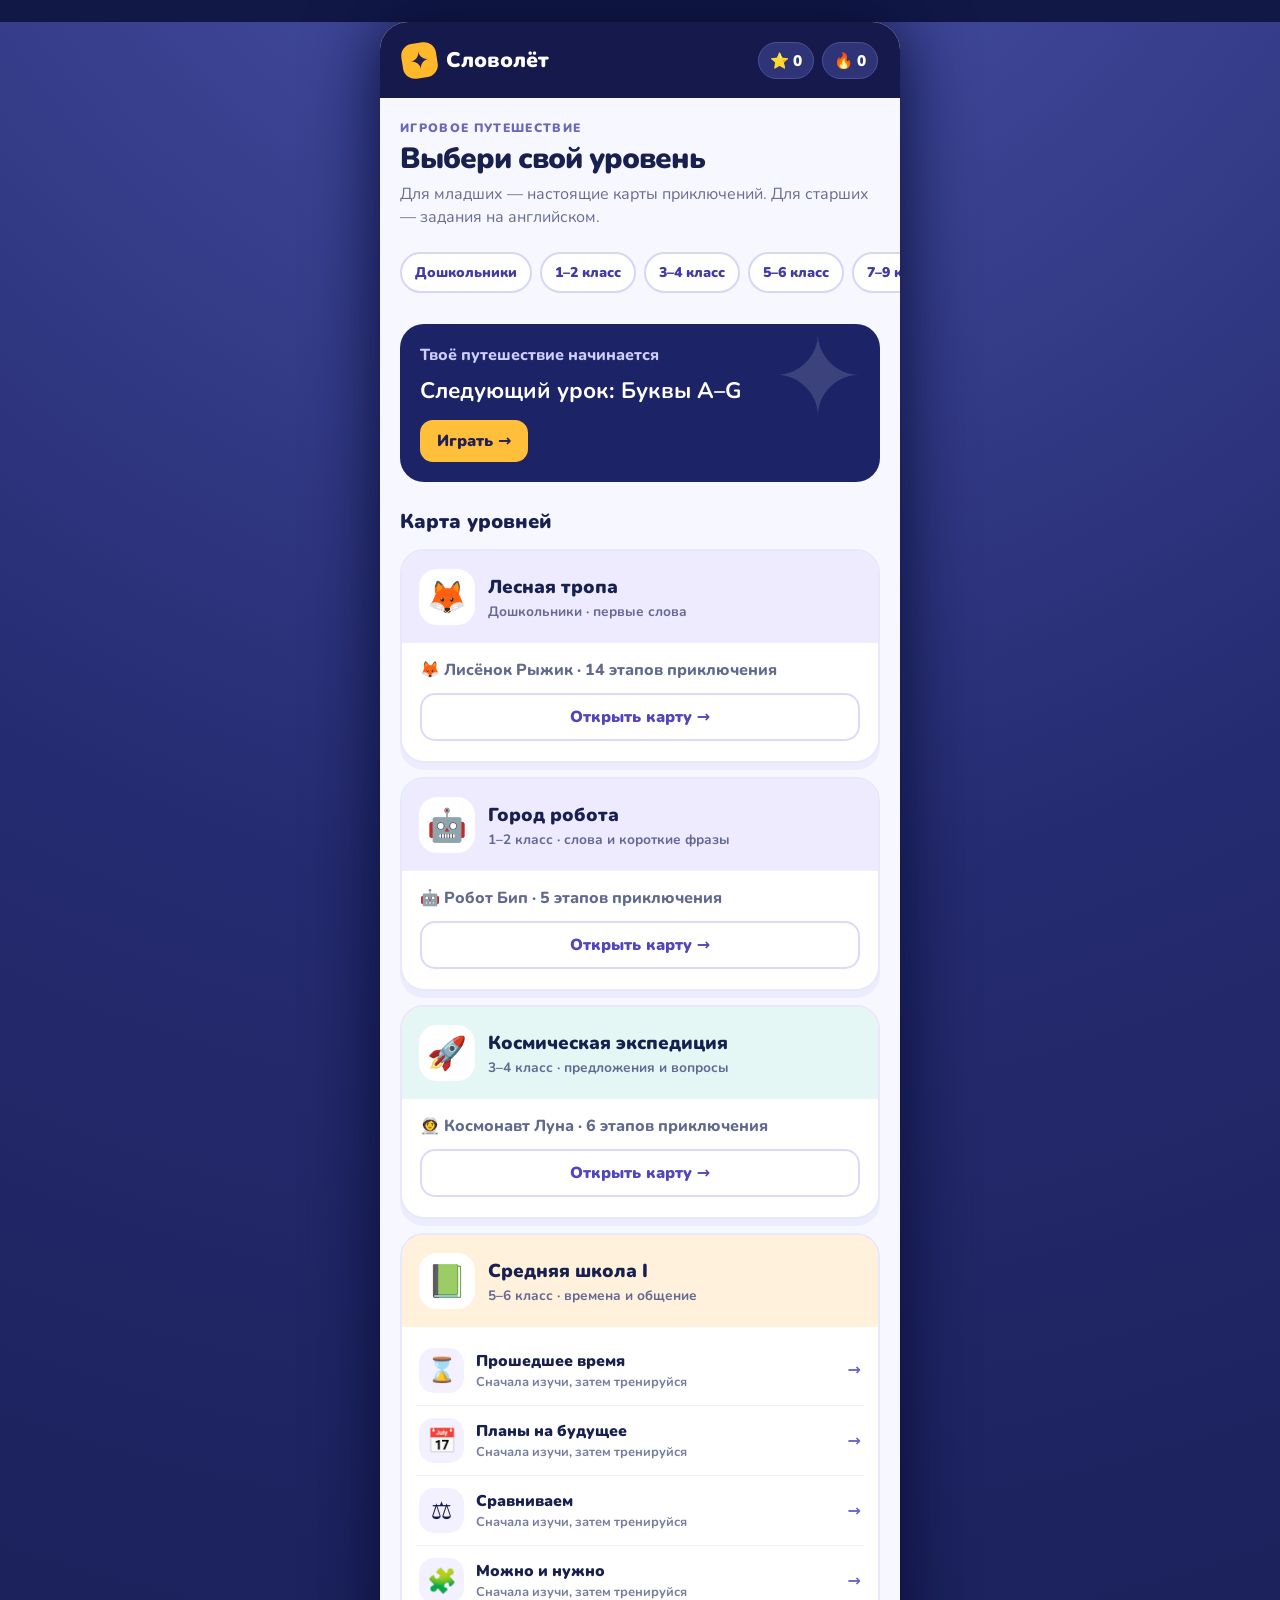
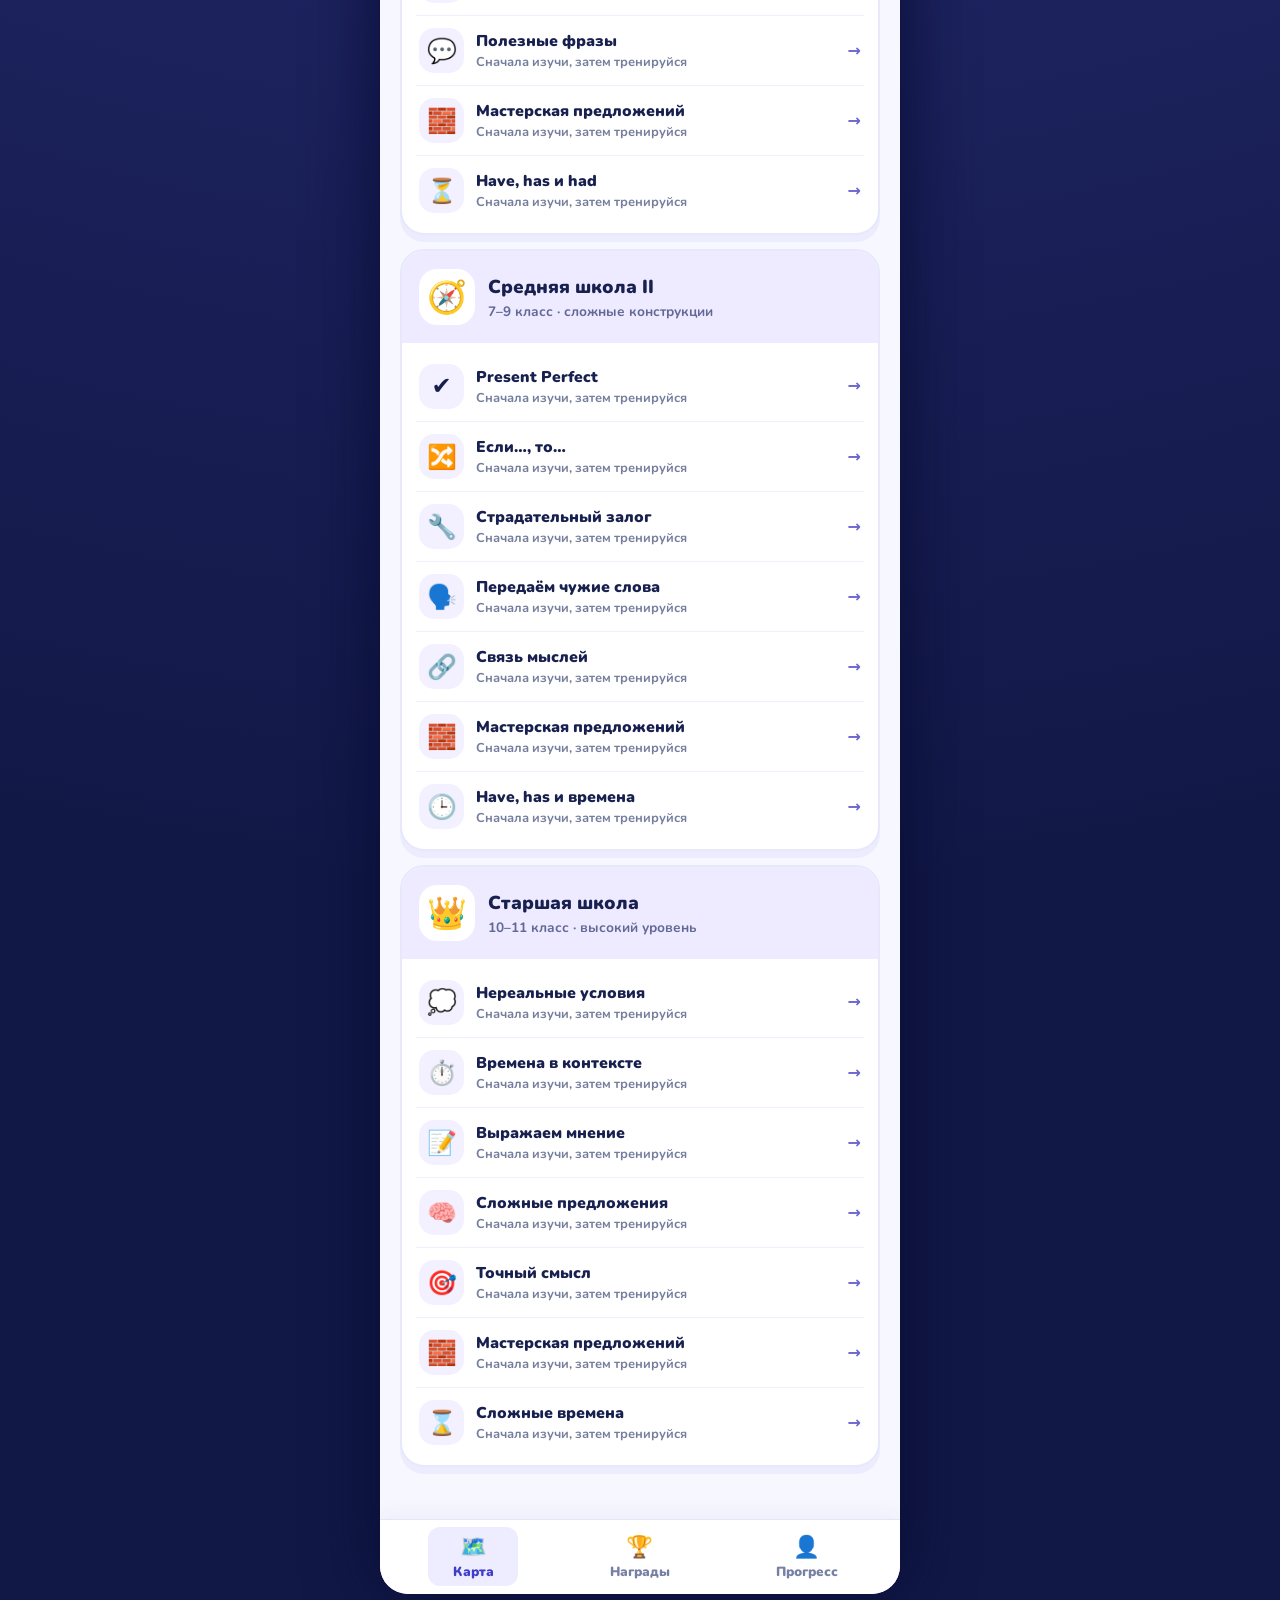
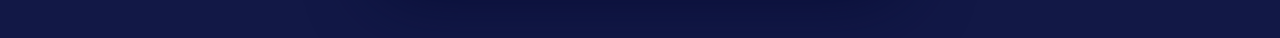
<file: index.html>
<!doctype html>
<html lang="ru">
<head>
  <meta charset="utf-8">
  <meta name="viewport" content="width=device-width, initial-scale=1, viewport-fit=cover">
  <meta name="theme-color" content="#15194c">
  <meta name="description" content="Словолёт: приключения и задания по английскому от первых слов до 11 класса.">
  <title>Словолёт — играем в английский</title>
  <link rel="stylesheet" href="./style.css?v=letters3">
</head>
<body>
  <div class="app">
    <header class="topbar">
      <button id="homeButton" class="brand" type="button" aria-label="На главную"><span class="brand-icon">✦</span><span>Словолёт</span></button>
      <div class="top-stats"><span title="Звёзды" class="stat">⭐ <b id="starCount">0</b></span><span title="Серия дней" class="stat">🔥 <b id="streakCount">0</b></span></div>
    </header>
    <main id="appMain" aria-live="polite"></main>
    <nav class="bottom-nav" aria-label="Разделы игры">
      <button type="button" data-view="map" class="nav-item active"><span>🗺️</span><span>Карта</span></button>
      <button type="button" data-view="rewards" class="nav-item"><span>🏆</span><span>Награды</span></button>
      <button type="button" data-view="profile" class="nav-item"><span>👤</span><span>Прогресс</span></button>
    </nav>
  </div>
  <script src="./game.js?v=letters3" defer></script>
</body>
</html>
</file>
<file: style.css>
@import url('https://fonts.googleapis.com/css2?family=Nunito:wght@500;600;700;800;900&display=swap');
:root{font-family:Nunito,system-ui,-apple-system,"Segoe UI",sans-serif;color:#17204f;background:#121846;font-size:16px}*{box-sizing:border-box}body{margin:0;min-height:100vh;background:radial-gradient(circle at 50% -12%,#4d56ae 0,#252b70 35%,#121846 78%)}button{font:inherit;cursor:pointer}button:focus-visible{outline:3px solid #ffb737;outline-offset:3px}.app{max-width:520px;min-height:100svh;margin:auto;background:#f7f7ff;position:relative;box-shadow:0 0 70px #070c34;display:flex;flex-direction:column}.topbar{height:76px;flex-shrink:0;background:#15194c;color:white;display:flex;align-items:center;justify-content:space-between;padding:0 22px}.brand{display:flex;gap:9px;align-items:center;background:none;border:0;color:white;font-weight:900;font-size:1.32rem;padding:5px 0}.brand-icon{display:grid;place-items:center;width:35px;height:35px;background:#ffb72c;color:#202057;border-radius:12px;transform:rotate(-9deg);font-size:24px}.top-stats{display:flex;gap:8px}.stat{background:#2e3475;border:1px solid #4b5096;border-radius:40px;padding:7px 11px;color:white;font-size:.96rem;white-space:nowrap}.stat b{font-weight:900}.bottom-nav{position:sticky;bottom:0;z-index:5;display:flex;justify-content:space-around;background:white;border-top:1px solid #e4e6f7;padding:7px 10px max(8px,env(safe-area-inset-bottom));box-shadow:0 -5px 18px #30386c0d}.nav-item{border:0;background:none;color:#7780a4;display:flex;flex-direction:column;align-items:center;gap:1px;min-width:90px;font-weight:900;font-size:.83rem;padding:5px 6px;border-radius:12px}.nav-item>span:first-child{font-size:1.35rem}.nav-item.active{background:#ededff;color:#3e3cc9}main{flex:1;padding:22px 20px 38px}.eyebrow{margin:0 0 6px;text-transform:uppercase;letter-spacing:.11em;font-size:.76rem;font-weight:900;color:#6869ba}.page-title{font-weight:900;letter-spacing:-.035em;font-size:1.83rem;line-height:1.13;margin:0 0 8px}.muted{color:#656d93;line-height:1.45;margin:0}.intro{margin-bottom:23px}.world{background:white;border:2px solid #e7e8fa;border-radius:24px;overflow:hidden;margin:14px 0;box-shadow:0 7px 0 #ececff}.world-head{padding:18px 17px;display:flex;gap:13px;align-items:center;background:#eeeaff}.world:nth-of-type(3) .world-head{background:#e5f7f4}.world:nth-of-type(4) .world-head{background:#fff1db}.world-symbol{font-size:2rem;background:white;width:56px;height:56px;border-radius:18px;display:grid;place-items:center;flex-shrink:0}.world-head h2{font-size:1.17rem;margin:0 0 3px;font-weight:900}.world-head p{font-size:.85rem;margin:0;color:#626995;font-weight:700}.world-badge{margin-left:auto;color:#5a5ba0;font-size:.8rem;font-weight:900;white-space:nowrap}.lesson-list{padding:8px 14px}.lesson-row{border:0;background:white;width:100%;text-align:left;display:flex;align-items:center;gap:12px;padding:11px 3px;min-height:70px;color:#17204f}.lesson-row+ .lesson-row{border-top:1px solid #eff0f9}.lesson-icon{width:45px;height:45px;border-radius:15px;background:#f3f1ff;display:grid;place-items:center;font-size:1.5rem;flex-shrink:0}.lesson-text{flex:1;min-width:0}.lesson-text strong{display:block;font-size:.98rem;font-weight:900}.lesson-text small{display:block;color:#757d9d;font-size:.8rem;font-weight:700;margin-top:1px}.lesson-score{font-weight:900;color:#6865ce;white-space:nowrap}.lesson-row.locked{opacity:.54;cursor:not-allowed}.primary{background:#6355e8;color:white;border:0;border-bottom:5px solid #4639bf;border-radius:17px;padding:14px 20px;font-weight:900;min-height:56px;box-shadow:0 6px 12px #5040bc25}.primary:active{transform:translateY(3px);border-bottom-width:2px}.primary:disabled{background:#a7a9c4;border-color:#888ba7;box-shadow:none;cursor:not-allowed}.wide{width:100%}.secondary{background:white;color:#5146bc;border:2px solid #dcd9fb;border-radius:15px;padding:11px 16px;font-weight:900}.start-card{background:#1d2367;color:white;border-radius:24px;padding:20px;margin-bottom:22px;position:relative;overflow:hidden}.start-card:after{content:'✦';position:absolute;right:16px;top:0;color:#ffffff24;font-size:110px;line-height:1}.start-card>*{position:relative;z-index:1}.start-card p{margin:0 0 12px;color:#cfceff;font-weight:800}.start-card h2{margin:0 0 15px;font-size:1.4rem;line-height:1.2}.start-card button{border:0;border-radius:13px;padding:10px 17px;background:#ffbf3b;color:#241e57;font-weight:900}.play-top{display:flex;align-items:center;gap:13px;margin-bottom:20px}.back{border:0;background:#ecebfb;border-radius:12px;width:43px;height:43px;color:#4644b2;font-weight:900;font-size:1.4rem}.progress-rail{flex:1;height:11px;background:#e3e5f5;border-radius:40px;overflow:hidden}.progress-fill{height:100%;background:#ffba35;border-radius:40px;transition:width .2s}.step{font-weight:900;color:#6e7298;white-space:nowrap}.question-card{background:white;border:2px solid #e7e8f7;border-radius:25px;padding:22px 17px;min-height:270px;box-shadow:0 7px 0 #ececf7;text-align:center;margin-bottom:21px}.question-card .big-emoji{font-size:4.1rem;line-height:1.25;margin:7px 0 8px}.question-card h1{font-size:1.5rem;font-weight:900;line-height:1.24;margin:7px 0 10px}.question-card .target{font-size:1.75rem;font-weight:900;color:#4b45bf;margin:7px 0}.question-card .instruction{font-weight:800;color:#70779b}.sound{margin:9px 0;border:2px solid #dcd9fb;background:#f2f0ff;border-radius:50%;width:50px;height:50px;font-size:1.4rem;color:#554bc6}.options{display:grid;gap:11px}.option{min-height:57px;width:100%;padding:11px 16px;text-align:left;background:#fff;border:2px solid #dfe1f0;border-bottom:4px solid #d9dced;border-radius:15px;color:#252a58;font-size:1.04rem;font-weight:900}.option:hover{border-color:#b7aeff}.option.correct{background:#e9faee;border-color:#4ac77e;color:#145b36}.option.wrong{background:#fff0f0;border-color:#ef7377;color:#99383a}.option:disabled{cursor:default}.feedback{margin:19px 0 0;border-radius:16px;padding:14px 16px;font-weight:800}.feedback.good{background:#e9faee;color:#185d39}.feedback.try{background:#fff2e5;color:#814d13}.play-actions{margin-top:18px}.finish{text-align:center;padding:23px 4px}.finish .trophy{font-size:5rem}.finish h1{font-size:1.9rem;margin:7px 0}.finish p{color:#656d93;font-weight:700}.finish .earned{color:#6548c9;font-size:1.35rem;font-weight:900;margin:18px 0 28px}.section-title{font-weight:900;font-size:1.25rem;margin:26px 0 12px}.reward-grid{display:grid;grid-template-columns:repeat(2,1fr);gap:11px}.reward{background:white;border:2px solid #e8e9f7;border-radius:20px;text-align:center;padding:19px 10px;min-height:143px}.reward .emoji{font-size:2.7rem}.reward strong{display:block;margin:4px 0;font-weight:900}.reward small{color:#70779b;font-weight:700}.reward.dim{filter:grayscale(1);opacity:.5}.info-card{background:#fff;border:2px solid #e8e9f7;border-radius:20px;padding:20px;margin:15px 0}.info-card h2{margin:0 0 8px;font-size:1.12rem}.info-card p{margin:0;color:#656d93;line-height:1.5}.big-number{font-size:2rem;font-weight:900;color:#5648d5;margin-top:7px}.meter{height:13px;background:#e9e9f6;border-radius:20px;overflow:hidden;margin:13px 0 5px}.meter span{height:100%;display:block;background:#ffba36;border-radius:20px}.notice{font-size:.86rem;color:#717895;line-height:1.45}.small-link{border:0;background:transparent;color:#5550bb;text-decoration:underline;font-weight:800;padding:8px 0}.level-note{background:#fff8e9;padding:12px;border-radius:12px;color:#72541a;font-size:.84rem;font-weight:800;margin:0}.setting{display:flex;align-items:center;justify-content:space-between;gap:10px}.setting label{font-weight:900}.setting button{min-width:70px}.empty-space{height:7px}@media(min-width:600px){.app{min-height:900px;margin:22px auto;border-radius:28px;overflow:hidden}.bottom-nav{position:sticky}body{padding-bottom:22px}}@media(prefers-reduced-motion:reduce){*,*:before,*:after{transition:none!important;animation:none!important}}
.grade-pills{display:flex;gap:8px;overflow-x:auto;margin:-5px -20px 21px;padding:5px 20px 10px;scrollbar-width:thin}.grade-pills button{flex:none;border:2px solid #d8d5f6;background:white;color:#403ba6;border-radius:30px;padding:9px 13px;font-weight:900;font-size:.88rem}.world{scroll-margin-top:12px}.lesson-tip{background:#ecebff;color:#373285;padding:12px 14px;border-radius:14px;font-weight:800;line-height:1.45;font-size:.9rem;margin:0 0 15px}.question-card:not(:has(.big-emoji)){min-height:205px;display:flex;align-items:center;justify-content:center;flex-direction:column}.question-card .target{font-size:clamp(1.18rem,5vw,1.75rem);overflow-wrap:anywhere}.option{line-height:1.35;overflow-wrap:anywhere}.world-head>div{min-width:0}.world-head p{line-height:1.35}
.feedback .why{display:block;margin-top:8px;font-size:.93rem;line-height:1.45;font-weight:700}
.walk-scene{border-radius:21px;padding:16px 13px 12px;margin:12px 0 15px;text-align:center;border:2px solid #d9e7e1;background:linear-gradient(145deg,#dcf8d8,#f4fff0);color:#275344}.walk-scene.city{background:linear-gradient(145deg,#d9f3ff,#edf5ff);border-color:#d1e6fb;color:#254f77}.walk-scene.space{background:linear-gradient(145deg,#25265c,#4850a8);border-color:#4d52a8;color:#fff}.scene-label{font-size:.94rem;font-weight:900;margin-bottom:11px}.walk-path{display:flex;align-items:center;gap:3px}.path-node{flex:1;min-width:0;aspect-ratio:1;max-width:45px;border-radius:50%;display:grid;place-items:center;background:#ffffffc7;border:2px solid #ffffff;color:#435878;font-size:clamp(.9rem,4.5vw,1.45rem);font-weight:900;line-height:1}.path-node.passed{background:#ffdd83;color:#574016}.path-node.here{background:#fff;box-shadow:0 0 0 3px #ffb735;color:#27315b;transform:scale(1.1);z-index:1}.walk-scene p{margin:11px 0 0;font-weight:900;font-size:.85rem}.walk-scene.space .path-node:not(.here){background:#ffffff34;color:white}.walk-scene.space .path-node.passed{background:#ffc755;color:#38295a}
.board-entry{padding:16px 18px 20px}.board-entry p{margin:0 0 12px;color:#60698e;font-weight:800}.board-heading{display:flex;justify-content:space-between;align-items:center;gap:10px;margin-bottom:13px;color:#535b82;font-weight:900;font-size:.9rem}.board-heading .secondary{padding:8px 12px;font-size:.9rem}.board-action{display:flex;align-items:center;justify-content:space-between;gap:12px;background:#fff;border:2px solid #e5e7f6;border-radius:18px;padding:11px 12px;margin:15px 0}.board-action strong{font-weight:900;line-height:1.25}.board-action .primary{min-height:44px;padding:8px 14px;white-space:nowrap}.adventure-map{width:100%;aspect-ratio:9/16;position:relative;background-size:cover;background-position:center;border:4px solid #fff;border-radius:22px;box-shadow:0 9px 28px #171d5c35;overflow:hidden;isolation:isolate}.adventure-map.space{border-color:#7176d0}.board-cell{position:absolute;transform:translate(-50%,-50%);width:clamp(23px,6.5vw,32px);height:clamp(23px,6.5vw,32px);border-radius:50%;border:2px solid white;background:#fffdf3;color:#504d62;display:grid;place-items:center;font-size:clamp(.7rem,2.9vw,.86rem);font-weight:900;box-shadow:0 2px 4px #17234988;z-index:1}.board-cell.is-passed{background:#ffe66b;color:#38334f}.board-cell.checkpoint{border-color:#e96775}.board-cell.is-current{background:#ffbc40;border-color:white;box-shadow:0 0 0 3px #f24b6f,0 2px 6px #24304b80}.board-hero{position:absolute;transform:translate(-50%,-86%);font-size:clamp(2.1rem,11vw,3.4rem);line-height:1;z-index:3;filter:drop-shadow(0 3px 2px #1a234f);transition:left .48s ease,top .48s ease;pointer-events:none}.playing-map{padding-bottom:72svh!important}.hidden-while-playing{display:none!important}.question-shade,.intro-shade{position:fixed;inset:0;z-index:11;background:#15163e70}.challenge-sheet{position:fixed;z-index:12;left:50%;transform:translateX(-50%);bottom:0;width:min(520px,100%);max-height:65svh;overflow-y:auto;background:#f9f9ff;border-radius:24px 24px 0 0;padding:15px 17px max(20px,env(safe-area-inset-bottom));box-shadow:0 -8px 30px #11173655}.challenge-sheet .eyebrow{margin-bottom:4px}.walk-hint{font-size:.85rem;color:#6e7298;font-weight:800;margin:0 0 8px;line-height:1.25}.challenge-sheet .question-card{min-height:0;margin:0 0 10px;padding:6px 9px 8px;box-shadow:none;border:0}.challenge-sheet .question-card .big-emoji{font-size:2.3rem;margin:0}.challenge-sheet .question-card .instruction{font-size:.85rem;margin:3px}.challenge-sheet .question-card .target{font-size:clamp(1.15rem,4.5vw,1.5rem);margin:4px 0}.challenge-sheet .sound{width:40px;height:40px;margin:3px 0;font-size:1.1rem}.challenge-sheet .options{gap:7px}.challenge-sheet .option{min-height:44px;padding:7px 12px;font-size:.9rem;border-bottom-width:3px}.challenge-sheet .feedback{margin:10px 0;padding:9px 12px;font-size:.87rem}.challenge-sheet .feedback .why{font-size:.82rem}.challenge-sheet .primary{margin-top:10px;min-height:46px;padding:9px 15px}.intro-shade{z-index:24;background:#101b4bad}.intro-popup{position:fixed;z-index:25;left:50%;top:50%;transform:translate(-50%,-50%);width:min(440px,calc(100% - 32px));background:#fff;border-radius:28px;padding:27px 23px;text-align:center;box-shadow:0 18px 50px #10184477}.intro-face{font-size:5rem;line-height:1.1}.intro-popup h2{font-size:1.55rem;margin:9px 0;font-weight:900}.intro-popup p{color:#535b82;font-weight:800;line-height:1.5;margin:0 0 22px}@media(prefers-reduced-motion:reduce){.board-hero{transition:none}}
.adventure-map.forest{background-color:#a9dc82}.adventure-map.city{background-color:#a9dcf7}.adventure-map.space{background-color:#252663}.map-picture{position:absolute;inset:0;display:block;z-index:0}.map-picture img{display:block;width:100%;height:100%;object-fit:cover}
.workshop-card{min-height:185px!important;display:flex;flex-direction:column;justify-content:center}.workshop-card .translation{font-weight:800;color:#5a6088;line-height:1.45;margin:5px 0 12px}.workshop-card .target{line-height:1.32;overflow-wrap:normal}.option.picked{background:#eeebff;border-color:#6658dc;box-shadow:0 0 0 2px #6658dc30}.word-bank,.selected-words{display:flex;flex-wrap:wrap;gap:9px;min-height:48px;align-items:center}.word-bank{padding:14px;border:2px solid #e2e2f4;border-radius:18px;background:white}.selected-words{padding:12px;margin-top:8px;background:#eeedff;border-radius:16px}.word-chip{border:2px solid #c9c5f1;background:white;border-radius:12px;padding:9px 12px;min-height:43px;color:#333177;font-size:1rem;font-weight:900;box-shadow:0 2px 0 #c9c5f1}.word-chip.chosen{background:#6555df;color:white;border-color:#6555df;box-shadow:0 2px 0 #4836bb}.word-chip:disabled{opacity:.38;cursor:default}.word-chip.chosen:disabled{opacity:1}.selected-words .muted{font-size:.9rem}
.change-task{display:block;margin:-4px 0 14px auto;padding:7px 10px;min-height:36px;border:0;background:transparent;color:#4b44b6;font-weight:900;text-decoration:underline;text-underline-offset:3px;font-size:.92rem}.challenge-sheet .change-task{margin:-6px 0 5px auto;font-size:.84rem}
/* Учебный режим: короткие примеры остаются доступными перед каждым уроком. */
.study-eyebrow{margin:18px 0 6px}.study-rule{margin:18px 0 0}.study-list{display:grid;gap:10px}.study-item{display:flex;align-items:center;gap:12px;background:#fff;border:2px solid #e7e8f7;border-radius:17px;padding:12px}.study-emoji{font-size:1.7rem;width:36px;text-align:center;flex-shrink:0}.study-item>div{flex:1;min-width:0}.study-item strong,.study-item span:not(.study-emoji),.study-item small{display:block;overflow-wrap:anywhere}.study-item strong{font-weight:900;color:#303177}.study-item div span{color:#505a80;font-weight:800;margin-top:2px}.study-item small{color:#6a7293;line-height:1.35;margin-top:5px}.study-sound{width:40px;height:40px;flex:none;font-size:1.05rem;margin:0}.study-footer{position:sticky;bottom:0;background:linear-gradient(#f7f7ff00,#f7f7ff 22%);padding:17px 0 max(12px,env(safe-area-inset-bottom));z-index:2}.review-row{display:flex;width:100%;justify-content:space-between;text-align:left;gap:10px;border:0;border-top:1px solid #eeeef7;background:white;color:#3934a5;padding:13px 0;font-weight:900}.review-row:first-of-type{margin-top:14px}.review-row span{white-space:nowrap}.board-action+#boardLearn{margin:-5px 0 12px}
@media(max-width:520px){.challenge-sheet{max-height:68svh;padding:10px 14px max(12px,env(safe-area-inset-bottom));border-radius:18px 18px 0 0}.challenge-sheet .walk-hint{font-size:.78rem;margin-bottom:4px}.challenge-sheet .question-card{padding:2px 6px 4px;margin-bottom:4px}.challenge-sheet .question-card .big-emoji{font-size:1.8rem;line-height:1}.challenge-sheet .question-card .target{font-size:clamp(1rem,4vw,1.35rem)}.challenge-sheet .sound{width:34px;height:34px;margin:2px 0}.challenge-sheet .option{min-height:40px;padding:6px 9px;font-size:.86rem}.challenge-sheet .compact-options{grid-template-columns:repeat(2,minmax(0,1fr))}.challenge-sheet .primary{min-height:42px;margin-top:7px}.challenge-sheet .feedback{margin-top:6px;padding:7px 9px}.challenge-sheet .change-task{min-height:28px;padding:2px 5px;margin:0 0 3px auto}}
@media(max-width:520px){.app:has(.playing-map) .topbar{display:none}.playing-map{padding:9px 12px 0}.playing-map .board-heading{margin-bottom:5px}.playing-map .adventure-map{width:min(38vw,145px);margin:0 auto;box-shadow:0 3px 12px #171d5c35}.playing-map .board-cell{width:15px;height:15px;font-size:.53rem;border-width:1px}.playing-map .board-hero{font-size:1.8rem}.playing-map .map-picture img{object-fit:fill}}
.stage-label{display:inline-block;margin:2px 0 12px;padding:7px 12px;border-radius:999px;background:#fff1d4;color:#68451d;font-weight:900;font-size:.84rem;line-height:1.3}
.exception-list{display:grid;gap:9px}.exception-item{display:grid;gap:3px;background:#fff9e9;border:2px solid #f2dfae;border-radius:15px;padding:11px 14px}.exception-item strong{color:#4b358c;font-size:1.05rem}.exception-item span{font-weight:800;color:#60577b}.exception-item small{color:#735e3b;line-height:1.4}
@media(max-width:520px){main:not(.playing-map){padding:15px 16px 24px}.play-top{margin-bottom:10px}.stage-label{margin:0 0 8px}.lesson-tip{padding:9px 11px;margin-bottom:10px}.workshop-card{min-height:0!important;padding:12px;margin-bottom:12px}.word-bank{gap:6px;padding:9px}.selected-words{gap:6px;padding:8px}.word-chip{min-height:36px;padding:6px 9px}.workshop-card .translation{margin:3px 0 7px}.play-actions{margin-top:11px}}
.preschool-card{min-height:210px;display:flex;flex-direction:column;align-items:center;justify-content:center}.preschool-picture{font-size:clamp(2rem,8vw,3.2rem);line-height:1.3;text-align:center;overflow-wrap:anywhere;max-width:100%;margin:12px auto}.preschool-sound{width:auto;padding:0 18px;border-radius:24px;font-size:1.05rem}.preschool-options{grid-template-columns:repeat(2,minmax(0,1fr))}.preschool-options .option{font-size:1.5rem;min-height:68px}.adventure-map.forest .board-cell:not(.checkpoint):not(.is-current){display:none}.preschool-lesson-grid{display:grid;grid-template-columns:repeat(2,minmax(0,1fr));gap:8px;margin:14px 0}.preschool-lesson-grid button{min-height:60px;border:2px solid #e6e2f4;border-radius:15px;background:#fff;color:#35347b;font-weight:900;padding:8px}.preschool-lesson-grid button span{display:block;color:#7b719c;font-size:.78rem;margin-top:3px}.preschool-lesson-grid button.completed{border-color:#ffe187;background:#fff9e6}
</file>
